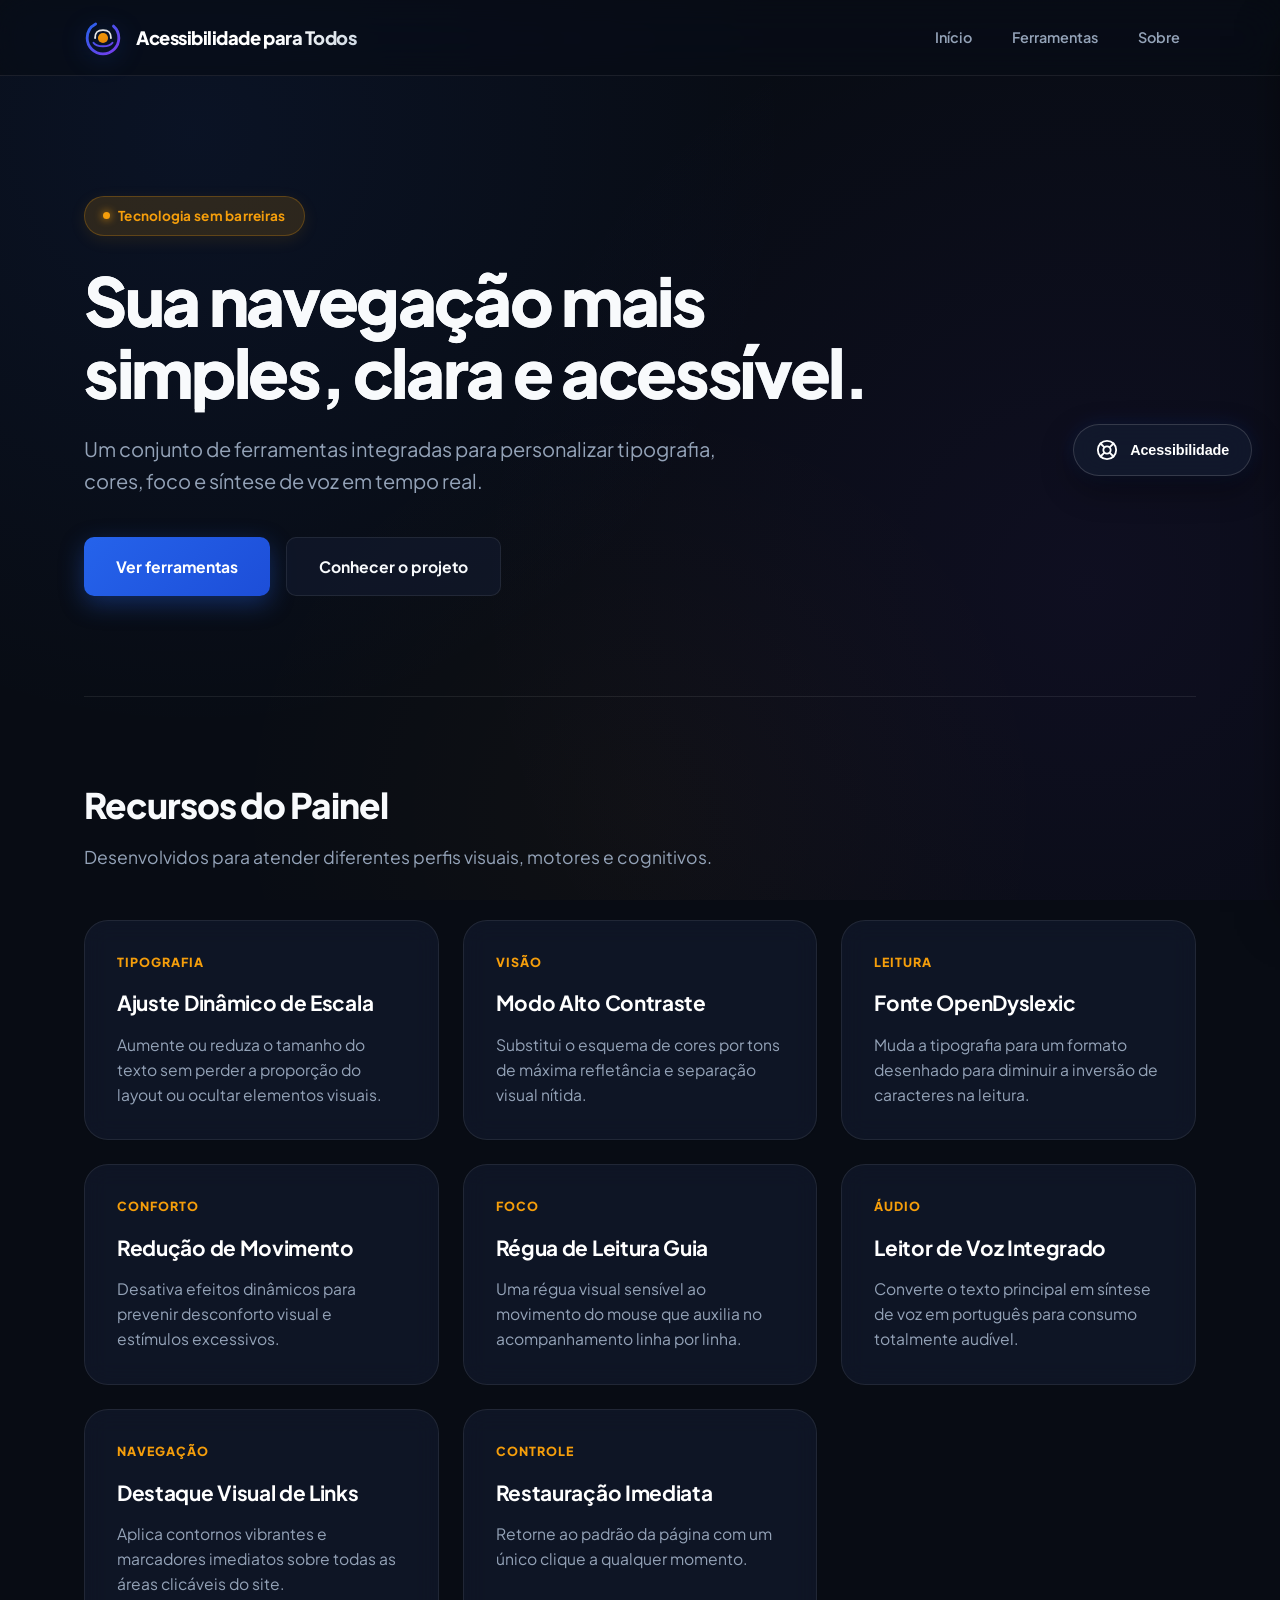
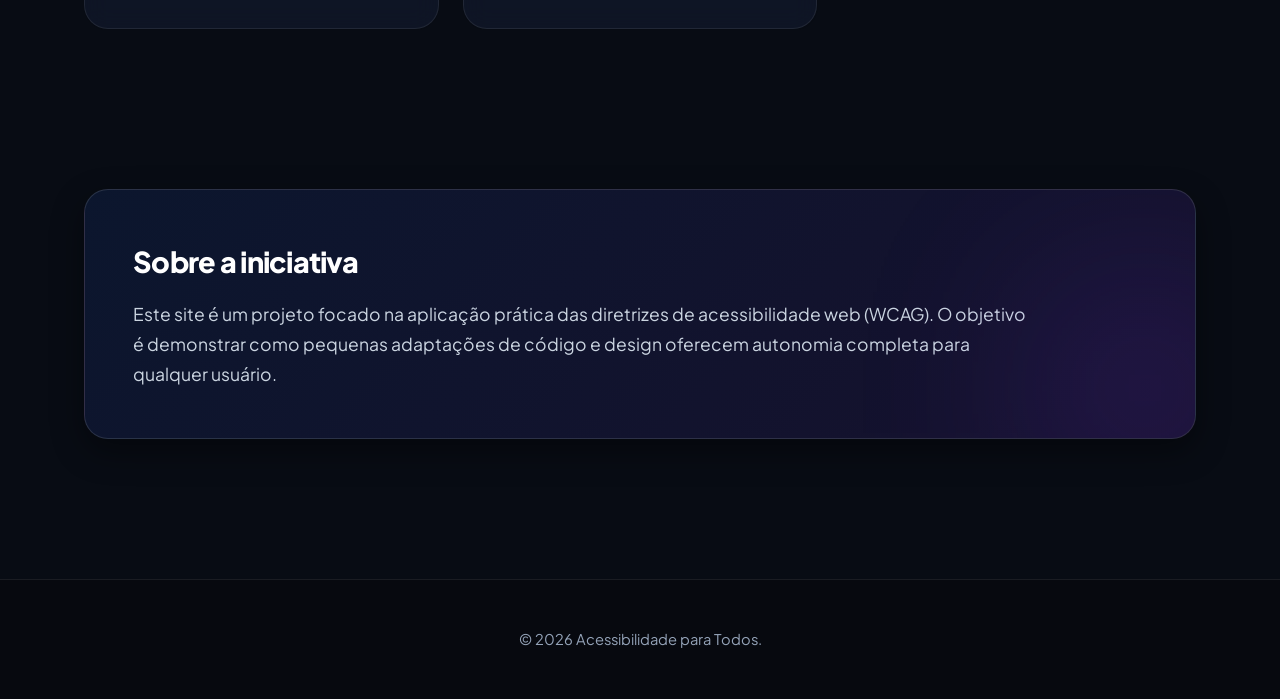
<file: index.html>
<!doctype html>
<html lang="pt-BR">

<head>
    <meta charset="utf-8">
    <meta name="viewport" content="width=device-width, initial-scale=1.0">
    <title>Acessibilidade para Todos</title>
    <link rel="stylesheet" href="css/style.css">
    <link rel="preconnect" href="https://fonts.googleapis.com">
    <link rel="preconnect" href="https://fonts.gstatic.com" crossorigin>
    <link href="https://fonts.googleapis.com/css2?family=Plus+Jakarta+Sans:wght@400;500;600;700;800&display=swap"
        rel="stylesheet">
    <link href="https://fonts.cdnfonts.com/css/open-dyslexic" rel="stylesheet">
</head>

<body>

    <a href="#main-content" class="skip-link">Pular para o conteúdo principal</a>

    <header class="navbar">
        <div class="nav-container">
            <a href="#inicio" class="brand">
                <svg class="brand-logo" viewBox="0 0 120 120" fill="none">
                    <defs>
                        <linearGradient id="navGradPrimary" x1="10" y1="10" x2="110" y2="110"
                            gradientUnits="userSpaceOnUse">
                            <stop offset="0%" stop-color="#2563EB" />
                            <stop offset="100%" stop-color="#7C3AED" />
                        </linearGradient>
                        <linearGradient id="navGradAccent" x1="60" y1="20" x2="100" y2="100"
                            gradientUnits="userSpaceOnUse">
                            <stop offset="0%" stop-color="#F59E0B" />
                            <stop offset="100%" stop-color="#D97706" />
                        </linearGradient>
                    </defs>
                    <circle cx="60" cy="60" r="50" stroke="url(#navGradPrimary)" stroke-width="9" stroke-linecap="round"
                        stroke-dasharray="210 60" />
                    <circle cx="60" cy="60" r="16" fill="url(#navGradAccent)" />
                    <path d="M 35 60 C 35 42, 42 35, 60 35 C 78 35, 85 42, 85 60" stroke="#FFFFFF" stroke-width="6"
                        stroke-linecap="round" opacity="0.9" />
                    <path d="M 30 75 C 40 90, 80 90, 90 75" stroke="url(#navGradPrimary)" stroke-width="6"
                        stroke-linecap="round" />
                </svg>
                <span class="brand-name">Acessibilidade para Todos</span>
            </a>

            <nav class="nav-links" aria-label="Navegação principal">
                <a href="#inicio">Início</a>
                <a href="#recursos">Ferramentas</a>
                <a href="#sobre">Sobre</a>
            </nav>
        </div>
    </header>

    <!-- Botão de Abertura -->
    <button id="open-panel" class="panel-trigger" type="button" aria-expanded="false" aria-controls="access-panel"
        aria-label="Abrir configurações de acessibilidade">
        <svg width="22" height="22" viewBox="0 0 24 24" fill="none" stroke="currentColor" stroke-width="2"
            stroke-linecap="round" stroke-linejoin="round">
            <circle cx="12" cy="12" r="10" />
            <path d="m4.93 4.93 4.24 4.24" />
            <path d="m14.83 9.17 4.24-4.24" />
            <path d="m14.83 14.83 4.24 4.24" />
            <path d="m9.17 14.83-4.24 4.24" />
            <circle cx="12" cy="12" r="4" />
        </svg>
        <span>Acessibilidade</span>
    </button>

    <!-- Painel Lateral (Drawer) -->
    <aside id="access-panel" class="access-drawer" aria-hidden="true" role="dialog" aria-modal="true"
        aria-label="Painel de Acessibilidade">
        <div class="drawer-header">
            <div>
                <h2>Acessibilidade Web</h2>
                <p>Ajuste a interface para suas necessidades visuais e de leitura.</p>
            </div>
            <button id="close-panel" class="close-trigger" type="button" aria-label="Fechar painel">
                <svg width="20" height="20" viewBox="0 0 24 24" fill="none" stroke="currentColor" stroke-width="2">
                    <line x1="18" y1="6" x2="6" y2="18" />
                    <line x1="6" y1="6" x2="18" y2="18" />
                </svg>
            </button>
        </div>

        <div class="drawer-body">
            <div id="controls-grid" class="controls-grid">
                <button type="button" class="ac-btn" data-action="increase" aria-label="Aumentar tamanho da fonte">
                    <span class="ac-badge">A+</span>
                    <span class="ac-title">Aumentar Texto</span>
                </button>

                <button type="button" class="ac-btn" data-action="decrease" aria-label="Diminuir tamanho da fonte">
                    <span class="ac-badge">A-</span>
                    <span class="ac-title">Diminuir Texto</span>
                </button>

                <button type="button" class="ac-btn" data-action="contrast" aria-pressed="false"
                    aria-label="Modo alto contraste">
                    <span class="ac-badge">◐</span>
                    <span class="ac-title">Alto Contraste</span>
                </button>

                <button type="button" class="ac-btn" data-action="dyslexic" aria-pressed="false"
                    aria-label="Fonte amigável para dislexia">
                    <span class="ac-badge">Aa</span>
                    <span class="ac-title">Fonte Dislexia</span>
                </button>

                <button type="button" class="ac-btn" data-action="reducedMotion" aria-pressed="false"
                    aria-label="Reduzir animações">
                    <span class="ac-badge">⏸</span>
                    <span class="ac-title">Sem Animação</span>
                </button>

                <button type="button" class="ac-btn" data-action="line" aria-pressed="false"
                    aria-label="Linha de leitura guia">
                    <span class="ac-badge">≡</span>
                    <span class="ac-title">Linha Guia</span>
                </button>

                <button type="button" class="ac-btn" data-action="read" aria-pressed="false"
                    aria-label="Ouvir conteúdo em voz alta">
                    <span class="ac-badge">🔊</span>
                    <span class="ac-title">Ouvir Texto</span>
                </button>

                <button type="button" class="ac-btn" data-action="highlight" aria-pressed="false"
                    aria-label="Destacar links interativos">
                    <span class="ac-badge">🔗</span>
                    <span class="ac-title">Destacar Links</span>
                </button>
            </div>
        </div>

        <div class="drawer-footer">
            <button id="reset-btn" class="reset-action" type="button">Restaurar configurações originais</button>
        </div>
    </aside>

    <div id="panel-overlay" class="drawer-backdrop" aria-hidden="true"></div>

    <main id="main-content" class="main-wrapper">
        <section id="inicio" class="hero-block">
            <div class="hero-badge">Tecnologia sem barreiras</div>
            <h1>Sua navegação mais simples, clara e acessível.</h1>
            <p class="hero-sub">Um conjunto de ferramentas integradas para personalizar tipografia, cores, foco e
                síntese de voz em tempo real.</p>

            <div class="hero-cta-group">
                <a href="#recursos" class="cta-primary">Ver ferramentas</a>
                <a href="#sobre" class="cta-secondary">Conhecer o projeto</a>
            </div>
        </section>

        <section id="recursos" class="features-block">
            <div class="block-header">
                <h2>Recursos do Painel</h2>
                <p>Desenvolvidos para atender diferentes perfis visuais, motores e cognitivos.</p>
            </div>

            <div class="features-grid">
                <article class="feature-card">
                    <div class="card-tag">Tipografia</div>
                    <h3>Ajuste Dinâmico de Escala</h3>
                    <p>Aumente ou reduza o tamanho do texto sem perder a proporção do layout ou ocultar elementos
                        visuais.</p>
                </article>

                <article class="feature-card">
                    <div class="card-tag">Visão</div>
                    <h3>Modo Alto Contraste</h3>
                    <p>Substitui o esquema de cores por tons de máxima refletância e separação visual nítida.</p>
                </article>

                <article class="feature-card">
                    <div class="card-tag">Leitura</div>
                    <h3>Fonte OpenDyslexic</h3>
                    <p>Muda a tipografia para um formato desenhado para diminuir a inversão de caracteres na leitura.
                    </p>
                </article>

                <article class="feature-card">
                    <div class="card-tag">Conforto</div>
                    <h3>Redução de Movimento</h3>
                    <p>Desativa efeitos dinâmicos para prevenir desconforto visual e estímulos excessivos.</p>
                </article>

                <article class="feature-card">
                    <div class="card-tag">Foco</div>
                    <h3>Régua de Leitura Guia</h3>
                    <p>Uma régua visual sensível ao movimento do mouse que auxilia no acompanhamento linha por linha.
                    </p>
                </article>

                <article class="feature-card">
                    <div class="card-tag">Áudio</div>
                    <h3>Leitor de Voz Integrado</h3>
                    <p>Converte o texto principal em síntese de voz em português para consumo totalmente audível.</p>
                </article>

                <article class="feature-card">
                    <div class="card-tag">Navegação</div>
                    <h3>Destaque Visual de Links</h3>
                    <p>Aplica contornos vibrantes e marcadores imediatos sobre todas as áreas clicáveis do site.</p>
                </article>

                <article class="feature-card">
                    <div class="card-tag">Controle</div>
                    <h3>Restauração Imediata</h3>
                    <p>Retorne ao padrão da página com um único clique a qualquer momento.</p>
                </article>
            </div>
        </section>

        <section id="sobre" class="about-block">
            <div class="about-card">
                <h2>Sobre a iniciativa</h2>
                <p>Este site é um projeto focado na aplicação prática das diretrizes de acessibilidade web (WCAG). O
                    objetivo é demonstrar como pequenas adaptações de código e design oferecem autonomia completa para
                    qualquer usuário.</p>
            </div>
        </section>
    </main>

    <footer class="footer">
        <div class="footer-container">
            <p>&copy; 2026 Acessibilidade para Todos.</p>
        </div>
    </footer>

    <script src="js/script.js"></script>
</body>

</html>
</file>
<file: css/style.css>
/* ==========================================================================
   DESIGN SYSTEM - REFINADO & HUMAN-CENTRIC
   Paleta Primária: Cobalt (#2563EB) | Violet (#7C3AED) | Amber (#F59E0B)
   ========================================================================== */

:root {
    --brand-blue: #2563eb;
    --brand-blue-hover: #1d4ed8;
    --brand-purple: #7c3aed;
    --brand-amber: #f59e0b;
    --brand-amber-glow: rgba(245, 158, 11, 0.15);

    --neutral-950: #07090e;
    --neutral-900: #0f172a;
    --neutral-850: #131b2e;
    --neutral-800: #1e293b;
    --neutral-700: #334155;
    --neutral-400: #94a3b8;
    --neutral-300: #cbd5e1;
    --neutral-100: #f8fafc;
    --white: #ffffff;

    --surface-bg: #080c14;
    --surface-card: rgba(19, 27, 46, 0.65);
    --surface-card-hover: rgba(25, 36, 61, 0.85);
    --surface-border: rgba(255, 255, 255, 0.08);
    --surface-border-hover: rgba(37, 99, 235, 0.4);

    --font-sans: 'Plus Jakarta Sans', -apple-system, BlinkMacSystemFont, 'Segoe UI', Roboto, sans-serif;

    --radius-xs: 6px;
    --radius-sm: 10px;
    --radius-md: 16px;
    --radius-lg: 24px;
    --radius-full: 9999px;

    --shadow-sm: 0 2px 8px rgba(0, 0, 0, 0.3);
    --shadow-md: 0 12px 32px rgba(0, 0, 0, 0.4);
    --shadow-lg: 0 24px 48px -12px rgba(0, 0, 0, 0.6);
    --shadow-glow: 0 0 40px rgba(37, 99, 235, 0.18);

    --ease-elastic: cubic-bezier(0.16, 1, 0.3, 1);
}

/* Reset & Base */
*,
*::before,
*::after {
    box-sizing: border-box;
    margin: 0;
    padding: 0;
}

html {
    font-size: 100%;
    scroll-behavior: smooth;
}

body {
    font-family: var(--font-sans);
    background-color: var(--surface-bg);
    background-image:
        radial-gradient(circle at 15% 15%, rgba(37, 99, 235, 0.08) 0%, transparent 45%),
        radial-gradient(circle at 85% 65%, rgba(124, 58, 237, 0.06) 0%, transparent 50%),
        radial-gradient(circle at 50% 90%, rgba(245, 158, 11, 0.03) 0%, transparent 40%);
    background-attachment: fixed;
    color: var(--neutral-100);
    line-height: 1.6;
    min-height: 100vh;
    -webkit-font-smoothing: antialiased;
    -moz-osx-font-smoothing: grayscale;
}

/* Custom Scrollbar */
::-webkit-scrollbar {
    width: 8px;
}

::-webkit-scrollbar-track {
    background: var(--surface-bg);
}

::-webkit-scrollbar-thumb {
    background: var(--neutral-800);
    border-radius: var(--radius-full);
}

::-webkit-scrollbar-thumb:hover {
    background: var(--neutral-700);
}

/* Skip Link */
.skip-link {
    position: absolute;
    top: -120px;
    left: 24px;
    background: var(--brand-amber);
    color: var(--neutral-950);
    padding: 12px 24px;
    font-weight: 700;
    font-size: 0.9rem;
    border-radius: var(--radius-sm);
    z-index: 10000;
    text-decoration: none;
    box-shadow: var(--shadow-md);
    transition: top 0.25s var(--ease-elastic);
}

.skip-link:focus {
    top: 20px;
}

:focus-visible {
    outline: 3px solid var(--brand-amber);
    outline-offset: 3px;
}

/* Navbar */
.navbar {
    position: sticky;
    top: 0;
    z-index: 100;
    background: rgba(8, 12, 20, 0.75);
    backdrop-filter: blur(20px) saturate(180%);
    -webkit-backdrop-filter: blur(20px) saturate(180%);
    border-bottom: 1px solid var(--surface-border);
}

.nav-container {
    max-width: 1160px;
    margin: 0 auto;
    padding: 18px 24px;
    display: flex;
    justify-content: space-between;
    align-items: center;
}

.brand {
    display: flex;
    align-items: center;
    gap: 14px;
    text-decoration: none;
    color: var(--white);
    transition: transform 0.2s var(--ease-elastic);
}

.brand:hover {
    transform: translateY(-1px);
}

.brand-logo {
    width: 38px;
    height: 38px;
    filter: drop-shadow(0 4px 12px rgba(37, 99, 235, 0.3));
}

.brand-name {
    font-weight: 800;
    font-size: 1.15rem;
    letter-spacing: -0.025em;
    background: linear-gradient(135deg, var(--white) 60%, var(--neutral-300));
    -webkit-background-clip: text;
    -webkit-text-fill-color: transparent;
}

.nav-links {
    display: flex;
    gap: 8px;
}

.nav-links a {
    color: var(--neutral-400);
    text-decoration: none;
    font-weight: 600;
    font-size: 0.9rem;
    padding: 8px 16px;
    border-radius: var(--radius-full);
    transition: all 0.2s ease;
}

.nav-links a:hover {
    color: var(--white);
    background: rgba(255, 255, 255, 0.05);
}

/* Trigger Flutuante */
.panel-trigger {
    position: fixed;
    right: 28px;
    top: 50%;
    transform: translateY(-50%);
    z-index: 900;
    display: flex;
    align-items: center;
    gap: 12px;
    padding: 14px 22px;
    background: rgba(19, 27, 46, 0.85);
    backdrop-filter: blur(16px);
    color: var(--white);
    border: 1px solid rgba(255, 255, 255, 0.15);
    border-radius: var(--radius-full);
    font-weight: 700;
    font-size: 0.9rem;
    letter-spacing: -0.01em;
    cursor: pointer;
    box-shadow: var(--shadow-md), 0 0 20px rgba(37, 99, 235, 0.15);
    transition: all 0.25s var(--ease-elastic);
}

.panel-trigger svg {
    transition: transform 0.3s var(--ease-elastic);
}

.panel-trigger:hover {
    background: var(--brand-blue);
    border-color: var(--brand-blue);
    box-shadow: var(--shadow-lg), 0 0 30px rgba(37, 99, 235, 0.4);
    transform: translateY(-50%) scale(1.03);
}

.panel-trigger:hover svg {
    transform: rotate(45deg);
}

/* Drawer Sidebar */
.access-drawer {
    position: fixed;
    top: 0;
    right: 0;
    width: 400px;
    height: 100vh;
    background: rgba(15, 23, 42, 0.95);
    backdrop-filter: blur(24px);
    border-left: 1px solid var(--surface-border);
    padding: 32px 28px;
    box-shadow: var(--shadow-lg);
    transform: translateX(100%);
    transition: transform 0.35s var(--ease-elastic);
    z-index: 1000;
    display: flex;
    flex-direction: column;
}

.access-drawer.is-open,
.access-drawer[aria-hidden="false"] {
    transform: translateX(0) !important;
}

.drawer-header {
    display: flex;
    justify-content: space-between;
    align-items: flex-start;
    padding-bottom: 24px;
    border-bottom: 1px solid var(--surface-border);
}

.drawer-header h2 {
    font-size: 1.35rem;
    font-weight: 800;
    letter-spacing: -0.02em;
    color: var(--white);
}

.drawer-header p {
    font-size: 0.85rem;
    color: var(--neutral-400);
    margin-top: 6px;
    line-height: 1.4;
}

.close-trigger {
    background: rgba(255, 255, 255, 0.05);
    border: 1px solid var(--surface-border);
    border-radius: var(--radius-full);
    color: var(--neutral-400);
    cursor: pointer;
    padding: 8px;
    display: flex;
    align-items: center;
    justify-content: center;
    transition: all 0.2s ease;
}

.close-trigger:hover {
    color: var(--white);
    background: rgba(255, 255, 255, 0.1);
    transform: rotate(90deg);
}

.drawer-body {
    flex: 1;
    overflow-y: auto;
    padding: 24px 0;
}

.controls-grid {
    display: grid;
    grid-template-columns: repeat(2, 1fr);
    gap: 14px;
}

.ac-btn {
    background: var(--surface-card);
    border: 1px solid var(--surface-border);
    border-radius: var(--radius-md);
    padding: 18px 14px;
    color: var(--neutral-300);
    cursor: pointer;
    display: flex;
    flex-direction: column;
    align-items: center;
    justify-content: center;
    gap: 10px;
    transition: all 0.2s var(--ease-elastic);
}

.ac-btn:hover {
    border-color: var(--brand-blue);
    background: rgba(37, 99, 235, 0.12);
    color: var(--white);
    transform: translateY(-2px);
}

.ac-btn[aria-pressed="true"] {
    background: linear-gradient(135deg, var(--brand-blue), var(--brand-purple)) !important;
    border-color: transparent !important;
    color: var(--white) !important;
    box-shadow: 0 8px 20px rgba(37, 99, 235, 0.35);
}

.ac-badge {
    font-weight: 800;
    font-size: 1.3rem;
    line-height: 1;
}

.ac-title {
    font-size: 0.82rem;
    font-weight: 600;
    text-align: center;
}

.drawer-footer {
    padding-top: 20px;
    border-top: 1px solid var(--surface-border);
}

.reset-action {
    width: 100%;
    padding: 14px;
    background: rgba(239, 68, 68, 0.08);
    border: 1px solid rgba(239, 68, 68, 0.25);
    color: #f87171;
    border-radius: var(--radius-sm);
    font-weight: 700;
    font-size: 0.88rem;
    cursor: pointer;
    transition: all 0.2s ease;
}

.reset-action:hover {
    background: rgba(239, 68, 68, 0.18);
    border-color: #ef4444;
    color: #ffffff;
}

.drawer-backdrop {
    position: fixed;
    inset: 0;
    background: rgba(4, 7, 13, 0.7);
    backdrop-filter: blur(6px);
    opacity: 0;
    pointer-events: none;
    transition: opacity 0.3s ease;
    z-index: 999;
}

.drawer-backdrop.is-open,
.drawer-backdrop[aria-hidden="false"] {
    opacity: 1;
    pointer-events: auto;
}

/* Wrapper Conteúdo Principal */
.main-wrapper {
    max-width: 1160px;
    margin: 0 auto;
    padding: 80px 24px 100px 24px;
}

/* Hero Section */
.hero-block {
    padding: 40px 0 100px 0;
    max-width: 820px;
}

.hero-badge {
    display: inline-flex;
    align-items: center;
    gap: 8px;
    padding: 8px 18px;
    background: var(--brand-amber-glow);
    color: var(--brand-amber);
    border: 1px solid rgba(245, 158, 11, 0.25);
    border-radius: var(--radius-full);
    font-size: 0.85rem;
    font-weight: 700;
    letter-spacing: 0.02em;
    margin-bottom: 28px;
    box-shadow: 0 4px 16px rgba(245, 158, 11, 0.1);
}

.hero-badge::before {
    content: '';
    width: 7px;
    height: 7px;
    background-color: var(--brand-amber);
    border-radius: var(--radius-full);
    box-shadow: 0 0 8px var(--brand-amber);
}

.hero-block h1 {
    font-size: clamp(2.6rem, 5.5vw, 4.2rem);
    font-weight: 800;
    line-height: 1.08;
    letter-spacing: -0.035em;
    margin-bottom: 24px;
    background: linear-gradient(135deg, #ffffff 40%, #94a3b8 100%);
    -webkit-background-clip: text;
    
}

.hero-sub {
    font-size: 1.25rem;
    color: var(--neutral-400);
    margin-bottom: 40px;
    max-width: 680px;
    line-height: 1.6;
    font-weight: 400;
}

.hero-cta-group {
    display: flex;
    gap: 16px;
    flex-wrap: wrap;
}

.cta-primary,
.cta-secondary {
    padding: 16px 32px;
    border-radius: var(--radius-sm);
    font-weight: 700;
    font-size: 0.98rem;
    text-decoration: none;
    display: inline-flex;
    align-items: center;
    justify-content: center;
    transition: all 0.25s var(--ease-elastic);
}

.cta-primary {
    background: linear-gradient(135deg, var(--brand-blue), #1d4ed8);
    color: var(--white);
    box-shadow: 0 8px 24px rgba(37, 99, 235, 0.35);
}

.cta-primary:hover {
    transform: translateY(-2px);
    box-shadow: 0 14px 32px rgba(37, 99, 235, 0.45);
}

.cta-secondary {
    background: var(--surface-card);
    color: var(--neutral-100);
    border: 1px solid var(--surface-border);
}

.cta-secondary:hover {
    background: rgba(255, 255, 255, 0.08);
    border-color: rgba(255, 255, 255, 0.2);
    transform: translateY(-2px);
}

/* Features Grid */
.features-block {
    padding: 80px 0;
    border-top: 1px solid var(--surface-border);
}

.block-header h2 {
    font-size: 2.2rem;
    font-weight: 800;
    letter-spacing: -0.03em;
    margin-bottom: 10px;
}

.block-header p {
    color: var(--neutral-400);
    font-size: 1.1rem;
    margin-bottom: 48px;
}

.features-grid {
    display: grid;
    grid-template-columns: repeat(auto-fit, minmax(280px, 1fr));
    gap: 24px;
}

.feature-card {
    background: var(--surface-card);
    backdrop-filter: blur(12px);
    border: 1px solid var(--surface-border);
    border-radius: var(--radius-lg);
    padding: 32px;
    position: relative;
    overflow: hidden;
    transition: all 0.3s var(--ease-elastic);
}

.feature-card::before {
    content: '';
    position: absolute;
    top: 0;
    left: 0;
    right: 0;
    height: 2px;
    background: linear-gradient(90deg, transparent, var(--brand-blue), transparent);
    opacity: 0;
    transition: opacity 0.3s ease;
}

.feature-card:hover {
    background: var(--surface-card-hover);
    border-color: var(--surface-border-hover);
    transform: translateY(-4px);
    box-shadow: var(--shadow-md), var(--shadow-glow);
}

.feature-card:hover::before {
    opacity: 1;
}

.card-tag {
    font-size: 0.78rem;
    font-weight: 800;
    text-transform: uppercase;
    letter-spacing: 0.08em;
    color: var(--brand-amber);
    margin-bottom: 14px;
}

.feature-card h3 {
    font-size: 1.3rem;
    font-weight: 700;
    letter-spacing: -0.015em;
    margin-bottom: 12px;
    color: var(--white);
}

.feature-card p {
    font-size: 0.98rem;
    color: var(--neutral-400);
    line-height: 1.6;
}

/* About Block */
.about-block {
    padding: 80px 0 40px 0;
}

.about-card {
    background: linear-gradient(135deg, rgba(37, 99, 235, 0.12), rgba(124, 58, 237, 0.12));
    border: 1px solid rgba(255, 255, 255, 0.12);
    border-radius: var(--radius-lg);
    padding: 48px;
    box-shadow: var(--shadow-md);
    position: relative;
    overflow: hidden;
}

.about-card::after {
    content: '';
    position: absolute;
    bottom: -50px;
    right: -50px;
    width: 200px;
    height: 200px;
    background: var(--brand-purple);
    filter: blur(100px);
    opacity: 0.2;
    pointer-events: none;
}

.about-card h2 {
    font-size: 1.8rem;
    font-weight: 800;
    letter-spacing: -0.025em;
    margin-bottom: 16px;
    color: var(--white);
}

.about-card p {
    color: var(--neutral-300);
    font-size: 1.1rem;
    line-height: 1.7;
    max-width: 900px;
}

/* Footer */
.footer {
    border-top: 1px solid var(--surface-border);
    padding: 48px 24px;
    text-align: center;
    color: var(--neutral-400);
    font-size: 0.92rem;
    background: rgba(7, 9, 14, 0.8);
}

/* ==========================================================================
   CLASSES DE ACESSIBILIDADE
   ========================================================================== */

/* 1. Alto Contraste Extremo */
body.high-contrast,
body.high-contrast * {
    background-color: #000000 !important;
    background-image: none !important;
    color: #ffffff !important;
    border-color: #ffffff !important;
    box-shadow: none !important;
    text-shadow: none !important;
}

body.high-contrast a,
body.high-contrast .card-tag,
body.high-contrast .hero-badge {
    color: #ffff00 !important;
}

body.high-contrast .ac-btn[aria-pressed="true"] {
    background-color: #ffff00 !important;
    color: #000000 !important;
}

/* 2. Suporte para Dislexia */
body.dyslexic,
body.dyslexic * {
    font-family: 'OpenDyslexic', 'Plus Jakarta Sans', sans-serif !important;
    letter-spacing: 0.06em !important;
    word-spacing: 0.12em !important;
    line-height: 1.8 !important;
}

/* 3. Redução de Animação e Movimento */
body.reduced-motion *,
body.reduced-motion *::before,
body.reduced-motion *::after {
    animation: none !important;
    transition: none !important;
    scroll-behavior: auto !important;
}

/* 4. Régua de Leitura Guia */
.line-guide {
    position: fixed;
    left: 0;
    width: 100vw;
    height: 52px;
    background: rgba(245, 158, 11, 0.18);
    pointer-events: none;
    z-index: 99999;
    border-top: 2px solid var(--brand-amber);
    border-bottom: 2px solid var(--brand-amber);
    transform: translateY(-50%);
    box-shadow: 0 0 15px rgba(245, 158, 11, 0.3);
}

/* 5. Destaque Visual de Links */
body.highlight-links a,
body.highlight-links button {
    outline: 3px solid var(--brand-amber) !important;
    outline-offset: 4px !important;
    background-color: rgba(245, 158, 11, 0.22) !important;
}

/* Responsividade */
@media (max-width: 860px) {
    .hero-block h1 {
        font-size: 2.8rem;
    }

    .panel-trigger span {
        display: none;
    }

    .panel-trigger {
        padding: 14px;
        right: 18px;
    }

    .access-drawer {
        width: 100vw;
    }

    .about-card {
        padding: 32px 24px;
    }
}
</file>
